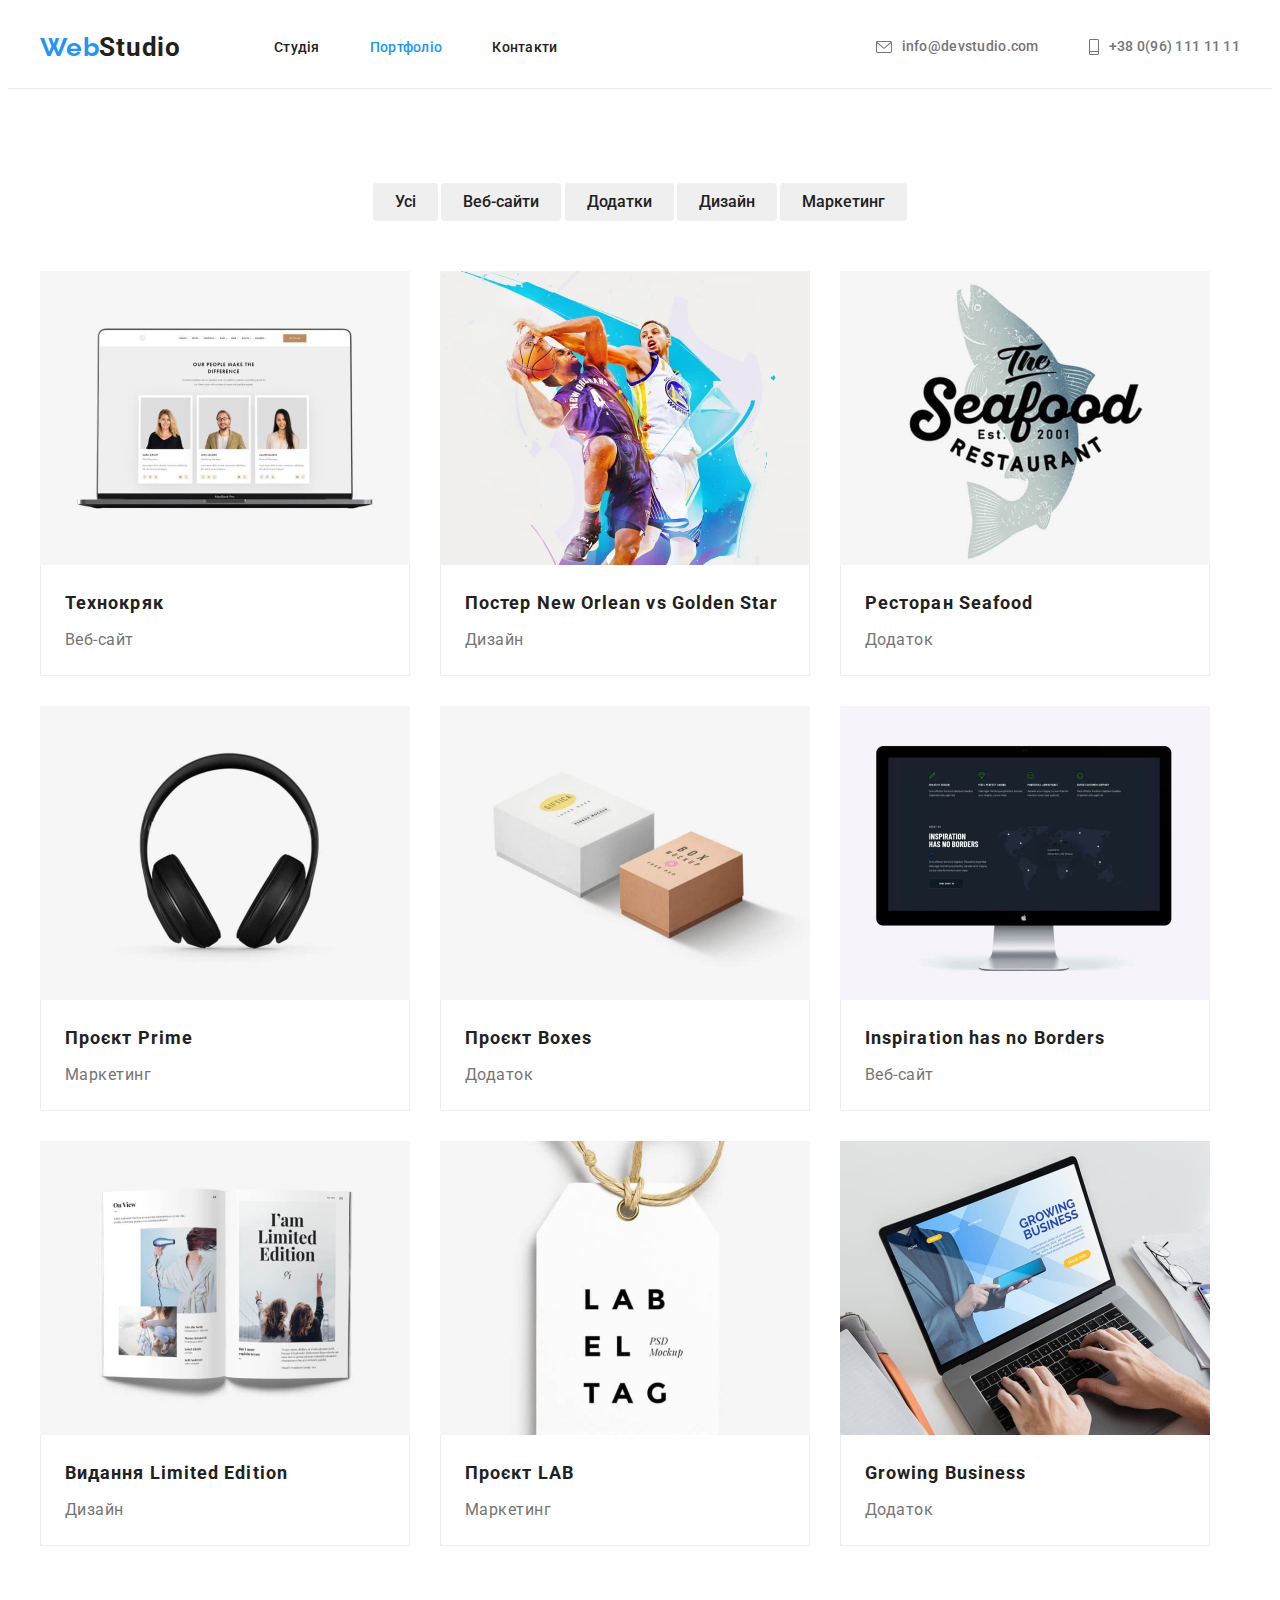
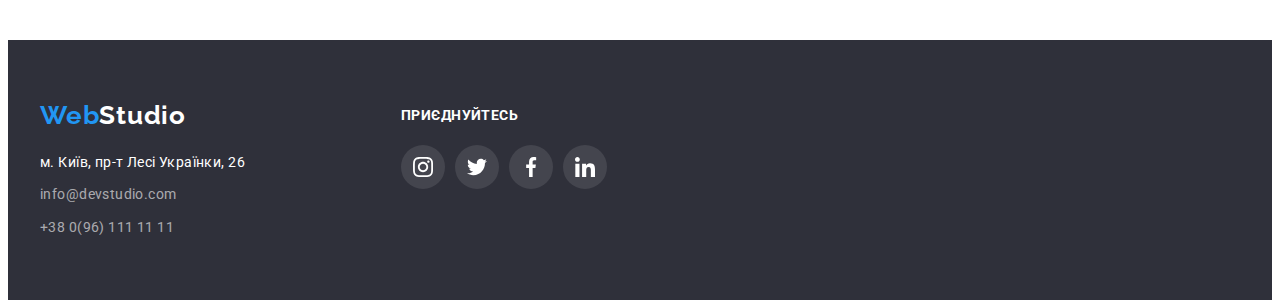
<file: portfolio.html>
<!DOCTYPE html>
<html lang="en">
  <head>
    <meta charset="UTF-8" />
    <meta http-equiv="X-UA-Compatible" content="IE=edge" />
    <meta name="viewport" content="width=device-width, initial-scale=1.0" />
    <link rel="preconnect" href="https://fonts.googleapis.com" />
    <link rel="preconnect" href="https://fonts.gstatic.com" crossorigin />
    <link
      href="https://fonts.googleapis.com/css2?family=Raleway:wght@700&family=Roboto:wght@400;500;700;900&display=swap"
      rel="stylesheet"
    />
    <link
      rel="stylesheet"
      href="https://cdnjs.cloudflare.com/ajax/libs/modern-normalize/1.1.0/modern-normalize.min.css"
      integrity="sha512-wpPYUAdjBVSE4KJnH1VR1HeZfpl1ub8YT/NKx4PuQ5NmX2tKuGu6U/JRp5y+Y8XG2tV+wKQpNHVUX03MfMFn9Q=="
      crossorigin="anonymous"
      referrerpolicy="no-referrer"
    />

    <title>Document</title>
    <link rel="stylesheet" href="./css/styles.css" />
  </head>
  <body>
    <header>
      <div class="container header">
        <a class="logo-link" href="./index.html"
          ><span class="logo">Web</span><span class="topLogo">Studio</span></a
        >
        <ul class="list nav">
          <li><a href="index.html" class="menu-item">Студія</a></li>
          <li><a href="./portfolio.html" class="menu-item active">Портфоліо</a></li>
          <li><a href="#adress" class="menu-item">Контакти</a></li>
        </ul>
        <ul class="header-connect">
          <li>
            <a href="mailto:info@devstudio.com" class="adress-item"
              ><svg class="cont-pics" width="16" height="12">
                <use href="./images/contacts/contPics.svg#icon-envelope"></use></svg
              >info@devstudio.com</a
            >
          </li>
          <li>
            <a href="tel:+380961111111" class="adress-item"
              ><svg class="cont-pics" width="10" height="16">
                <use href="./images/contacts/contPics.svg#icon-smartphone"></use></svg
              >+38 0(96) 111 11 11</a
            >
          </li>
        </ul>
      </div>
    </header>
    <main>
      <section class="container section">
        <div>
          <h1></h1>
          <div class="filter">
            <button class="buttons-filter">Усі</button>
            <button class="buttons-filter">Веб-сайти</button>
            <button class="buttons-filter">Додатки</button>
            <button class="buttons-filter">Дизайн</button>
            <button class="buttons-filter">Маркетинг</button>
          </div>
          <ul class="list filter-img">
            <li class="cards">
              <img src="./images/portfolio/techno.jpg" alt="projects" width="370" />
              <div class="card-portfolio">
                <h2 class="list-item-2">Технокряк</h2>
                <p class="list-item-text-2">Веб-сайт</p>
              </div>
            </li>
            <li class="cards">
              <img src="./images/portfolio/poster.jpg" alt="projects" width="370" />
              <div class="card-portfolio">
                <h2 class="list-item-2">Постер New Orlean vs Golden Star</h2>
                <p class="list-item-text-2">Дизайн</p>
              </div>
            </li>
            <li class="cards">
              <img src="./images/portfolio/restaurant.jpg" alt="projects" width="370" />
              <div class="card-portfolio">
                <h2 class="list-item-2">Ресторан Seafood</h2>
                <p class="list-item-text-2">Додаток</p>
              </div>
            </li>
            <li class="cards">
              <img src="./images/portfolio/prime.jpg" alt="projects" width="370" />
              <div class="card-portfolio">
                <h2 class="list-item-2">Проєкт Prime</h2>
                <p class="list-item-text-2">Маркетинг</p>
              </div>
            </li>
            <li class="cards">
              <img src="./images/portfolio/boxes.jpg" alt="projects" width="370" />
              <div class="card-portfolio">
                <h2 class="list-item-2">Проєкт Boxes</h2>
                <p class="list-item-text-2">Додаток</p>
              </div>
            </li>
            <li class="cards">
              <img src="./images/portfolio/inspiration.jpg" alt="projects" width="370" />
              <div class="card-portfolio">
                <h2 class="list-item-2">Inspiration has no Borders</h2>
                <p class="list-item-text-2">Веб-сайт</p>
              </div>
            </li>
            <li class="cards">
              <img src="./images/portfolio/edition.jpg" alt="projects" width="370" />
              <div class="card-portfolio">
                <h2 class="list-item-2">Видання Limited Edition</h2>
                <p class="list-item-text-2">Дизайн</p>
              </div>
            </li>
            <li class="cards">
              <img src="./images/portfolio/lab.jpg" alt="projects" width="370" />
              <div class="card-portfolio">
                <h2 class="list-item-2">Проєкт LAB</h2>
                <p class="list-item-text-2">Маркетинг</p>
              </div>
            </li>
            <li class="cards">
              <img src="./images/portfolio/business.jpg" alt="projects" width="370" />
              <div class="card-portfolio">
                <h2 class="list-item-2">Growing Business</h2>
                <p class="list-item-text-2">Додаток</p>
              </div>
            </li>
          </ul>
        </div>
      </section>
      <footer id="adress" class="footer footer-section">
        <div class="container">
          <div class="footer-net">
            <div>
              <a class="logo-link-bottom" href="./index.html"
                ><span class="logo">Web</span><span class="bottomLogo">Studio</span></a
              >
              <address>
                <ul>
                  <li>
                    <a
                      class="adress-bottom-item"
                      href="https://goo.gl/maps/aAPZLrUmFuu1pDE8A"
                      target="_blank"
                      rel="noopener noreferrer"
                      >м. Київ, пр-т Лесі Українки, 26
                    </a>
                  </li>
                  <li><a href="mailto:info@devstudio.com" class="e-mail">info@devstudio.com</a></li>
                  <li><a href="tel:+380961111111" class="phone">+38 0(96) 111 11 11</a></li>
                </ul>
              </address>
            </div>
            <div class="soc-container">
              <h3 class="join">Приєднуйтесь</h3>
              <ul class="soc-net-list list">
                <li class="soc-net-items">
                  <a href="soc-net-link link">
                    <svg class="icon-box" width="20" height="20">
                      <use href="./images/logo/icons.svg#icon-instagram"></use>
                    </svg>
                  </a>
                </li>
                <li class="soc-net-items">
                  <a href="soc-net-link link">
                    <svg class="icon-box" width="20" height="20">
                      <use href="./images/logo/icons.svg#icon-twitter"></use>
                    </svg>
                  </a>
                </li>
                <li class="soc-net-items">
                  <a href="soc-net-link link">
                    <svg class="icon-box" width="20" height="20">
                      <use href="./images/logo/icons.svg#icon-facebook"></use>
                    </svg>
                  </a>
                </li>
                <li class="soc-net-items">
                  <a href="soc-net-link link">
                    <svg class="icon-box" width="20" height="20">
                      <use href="./images/logo/icons.svg#icon-linkedin"></use>
                    </svg>
                  </a>
                </li>
              </ul>
            </div>
          </div>
        </div>
      </footer>
    </main>
  </body>
</html>
</file>
<file: css/styles.css>
:root {
  /*index.html bg colors*/
  --main-background-color: #ffffff;
  --header-background-color: #ffffff;
  --hero-bg-color: #2f303a;
  --team-background-color: #f5f5f5;
  --team-bg-color: #f5f4fa;

  /*index.html text colors*/

  --main-text-color: #212121;
  --secondary-text-color: #757575;
  --accent-color: #2196f3;
  --hero-text-color: #ffffff;
  --address-text-color: 757575;
  --address-footer-text-color: rgba(255, 255, 255, 0.6);
  --address-text-accent-color: #2196f3;

  --header-text-color: #212121;
  --header-text-accent-color: #2196f3;
}

p,
h1,
h2,
h3,
h4,
h5,
h6 {
  margin: 0;
}

ul {
  margin: 0;
  padding-left: 0;
  text-decoration: none;
}
li {
  list-style-type: none;
}

.container {
  width: 1200px;
  padding-left: 15px;
  padding-right: 15px;
  margin: 0 auto;
  /* outline: 1px solid salmon; */
}

.section {
  padding-top: 94px;
}

/* margin-left: auto;
  margin-right: auto; то же самое что и margin: 0 auto; */

/*--common design elements--загальні елементи оформлення--*/
body {
  font-family: 'Roboto', sans-serif;
  font-size: 14px;
  letter-spacing: 0.03em;
  background-color: var(--main-background-color);
  color: var(--main-text-color);
}

a {
  text-decoration: none;
  cursor: pointer;
}

p {
  color: var(--secondary-text-color);
  font-size: 14px;
}

.list {
  list-style: none;
}

.link {
  text-decoration: none;
}

img {
  display: block;
}

.buttons {
  font-weight: 700;
  font-size: 16px;
  line-height: 1.87;
  font-family: inherit;
  background-color: #f5f4fa;
  color: #212121;
  padding: 10px 32px;
  border: none;
  border-radius: 4px;
  cursor: pointer;
}

.buttons-filter {
  font-weight: 500;
  font-size: 16px;
  line-height: 1.62;
  font-family: inherit;
  border: none;

  color: #212121;
  padding: 6px 22px;
  border-radius: 4px;
  cursor: pointer;
}

.buttons:hover,
.buttons:focus {
  color: #ffffff;
  background-color: #2196f3;
  box-shadow: 0px 4px 4px rgba(0, 0, 0, 0.15);
}
.buttons-filter:hover,
.buttons-filter:focus {
  background-color: #2196f3;
  color: #ffffff;
  box-shadow: 0px 4px 4px rgba(0, 0, 0, 0.15);
}

/*----------------------------HEADER-------------------------------*/

header {
  border-bottom: 1px solid #ececec;
}

.header {
  background-color: var(--header-bg-color);
  padding-top: 24px;
  padding-bottom: 25px;
  display: flex;
  align-items: center;
  max-width: 1200px;
  margin: 0 auto;
}

.header-connect {
  display: flex;
  gap: 50px;
  margin-left: auto;
}

.logo {
  font-family: 'Raleway';
  color: var(--accent-color);
}

.topLogo {
  color: var(--main-text-color);
}

.logo-link {
  font-weight: 700;
  font-size: 26px;
  line-height: 1.19;
  letter-spacing: 0.03em;
  margin-right: 93px;
}

.menu-item {
  color: var(--main-text-color);
  font-style: normal;
  font-weight: 500;
  font-size: 14px;
  line-height: 1.14;
  letter-spacing: 0.02em;
}

.menu-item:hover,
.menu-item:focus,
.menu-item.active {
  color: var(--header-text-accent-color);
}

.adress-item {
  font-weight: 500;
  font-size: 14px;
  line-height: 1.14;
  letter-spacing: 0.02em;
  text-decoration: none;
  color: #757575;
  fill: #757575;
  display: flex;
  align-items: center;
  justify-content: center;
}

.cont-pics {
  margin-right: 10px;
}

.adress-item:hover .cont-pics {
  fill: #2196f3;
}
.adress-item:focus .cont-pics {
  fill: #2196f3;
}

.adress-item:hover,
.adress-item:focus {
  color: var(--accent-color);
}

/* .adress-item:hover, */
/* .adress-item:focus {
  color: var(--address-text-accent-color);
} */

.nav {
  display: flex;
  gap: 50px;
  margin-top: 1px;
}

/*------------------HERO------------------------*/

.hero {
  background-color: var(--hero-bg-color);
  color: var(--hero-text-color);
  max-width: 1600px;
  padding-left: 15px;
  padding-right: 15px;
  margin: 0 auto;
  background-image: linear-gradient(to right, rgba(47, 48, 58, 0.4), rgba(47, 48, 58, 0.4)),
    url(../images/hero/hero-bg.jpg);
  text-align: center;
}

.hero-title {
  font-weight: 900;
  font-size: 44px;
  line-height: 1.36;

  letter-spacing: 0.06em;
  text-transform: uppercase;
  color: #ffffff;
  width: 696px;
  margin: 0 auto;
  margin-bottom: 32px;
}

.hero-container {
  padding-top: 200px;
  padding-bottom: 200px;
}

/*------------------MAIN and Main portfolio-----------------*/

.pic-container {
  display: flex;
  justify-content: center;
  align-items: center;
  padding-top: 25px;
  padding-bottom: 25px;
  background: #f5f4fa;
  border-radius: 4px;
  border: 1px solid #f5f4fa;
  margin-bottom: 30px;
}
/*----------------------some pics---------------------------*/
.info {
  display: flex;
  gap: 30px;
}

.list-item-1 {
  font-weight: 700;
  font-size: 14px;
  line-height: 1.14;
  letter-spacing: 0.03em;
  text-transform: uppercase;

  color: #212121;
}

.list-item-text-1 {
  font-size: 14px;
  line-height: 1.71;
  letter-spacing: 0.03em;
  margin-top: 10px;

  color: #757575;
}

.list-item-2 {
  font-weight: 700;
  font-size: 18px;
  line-height: 2;
  letter-spacing: 0.06em;

  color: #212121;
}

.list-item-text-2 {
  font-size: 16px;
  line-height: 1.87;
  letter-spacing: 0.03em;
  margin-top: 4px;

  color: #757575;
}
.list-item-work {
  font-weight: 700;
  font-size: 36px;
  line-height: 1.36;
  letter-spacing: 0.03em;
}
.container-list {
  margin-top: 94px;
}

.filter {
  text-align: center;
}

.work-img {
  margin-top: 50px;
  display: flex;
  gap: 30px;
}

.section-work {
  padding-top: 94px;
  padding-bottom: 94px;
}

.filter-img {
  margin-top: 50px;
  display: flex;
  flex-wrap: wrap;
  gap: 30px;
  margin-bottom: 94px;
}
.card-portfolio {
  box-sizing: border-box;
  left: 215px;
  top: 262px;
  background: #ffffff;
  border-bottom: 1px solid #eeeeee;
  border-left: 1px solid #eeeeee;
  border-right: 1px solid #eeeeee;
  padding: 20px 24px;
}

.cards:hover {
  box-shadow: 0px 1px 1px rgba(0, 0, 0, 0.12), 0px 4px 4px rgba(0, 0, 0, 0.06),
    1px 4px 6px rgba(0, 0, 0, 0.16);
}

/*------------------TEAM-------------------------*/

.team {
  background-color: var(--team-background-color);
  padding-top: 94px;
  padding-bottom: 94px;
}

.team-title {
  font-weight: 700;
  font-size: 36px;
  line-height: 1.16;
  letter-spacing: 0.03em;
  color: #212121;
  text-align: center;
}

.name {
  font-weight: 500;
  font-size: 16px;
  line-height: 1.18;
  letter-spacing: 0.03em;
  color: #212121;
  margin-bottom: 10px;
}

.position {
  font-size: 16px;
  line-height: 1.18;
  letter-spacing: 0.03em;
  color: #757575;
  margin-bottom: 16px;
}
.list-item-work {
  text-align: center;
}

.team-img {
  margin-top: 50px;
  display: flex;
  gap: 30px;
}

.teammate {
  padding: 30px 30px;
}

.card {
  width: 270px;
  height: 428px;
  left: 215px;
  top: 1782px;
  text-align: center;

  background: #ffffff;

  box-shadow: 0px 1px 3px rgba(0, 0, 0, 0.12), 0px 1px 1px rgba(0, 0, 0, 0.14),
    0px 2px 1px rgba(0, 0, 0, 0.2);
  border-radius: 0px 0px 4px 4px;
}

.soc-team-list {
  display: flex;
  justify-content: center;
  gap: 10px;
}

.soc-team-items {
  width: 44px;
  height: 44px;
}

.soc-team-link {
  width: 100%;
  height: 100%;
  background-color: #ffffff;
  border-radius: 50%;
  display: flex;
  align-items: center;
  justify-content: center;
}

.team-box {
  fill: #afb1b8;
}

.soc-team-link:hover,
.soc-team-link:focus {
  background-color: #2196f3;
}

.soc-team-link:hover .team-box,
.soc-team-link:focus .team-box {
  fill: #ffffff;
}

/*------------------Clients-----------------*/

.company {
  padding-top: 94px;
  padding-bottom: 94px;
  font-weight: 700;
  font-size: 36px;
  line-height: 1.16;
  text-align: center;
  letter-spacing: 0.03em;
}

.company-icons {
  display: flex;
  text-align: center;
  justify-content: center;
  margin-top: 50px;
  gap: 30px;
}

.company-icons-item {
  padding: 16px 32px;
  border: 1px solid #afb1b8;
  border-radius: 4px;
}
.company-box {
  fill: #757575;
}

.company-icons-item:hover,
.company-icons-item:focus {
  border: 1px solid #2196f3;
}

.company-icons-item:hover .company-box,
.company-icons-item:focus .company-box {
  fill: #2196f3;
}

/*--------------------FOOTER-----------------*/

address {
  font-style: normal;
  margin-top: 20px;
}

.footer {
  background-color: #2f303a;
}

.bottomLogo {
  font-family: 'Raleway';
  color: var(--hero-text-color);
}
.logo-link-bottom {
  font-weight: 700;
  font-size: 26px;
  line-height: 1.19;
  letter-spacing: 0.03em;
}

.adress-bottom-item {
  font-size: 14px;
  line-height: 1.7;
  letter-spacing: 0.03em;
  color: #ffffff;
  display: inline-block;
  margin-bottom: 9px;
}

.e-mail {
  font-size: 14px;
  line-height: 1.7;
  letter-spacing: 0.03em;
  color: rgba(255, 255, 255, 0.6);
  display: inline-block;
  margin-bottom: 9px;
}
.phone {
  font-size: 14px;
  line-height: 1.7;
  letter-spacing: 0.03em;
  color: rgba(255, 255, 255, 0.6);
}

.adress-bottom-item:hover,
.adress-bottom-item:focus,
.e-mail:focus,
.e-mail:hover,
.phone:focus,
.phone:hover {
  color: var(--address-text-accent-color);
}
.footer-section {
  padding-top: 60px;
  padding-bottom: 60px;
}

.footer-net {
  display: flex;
}

.join {
  font-weight: 700;
  font-size: 14px;
  line-height: 1.4;
  letter-spacing: 0.03em;
  text-transform: uppercase;
  color: #ffffff;
  margin-top: 6px;
  margin-bottom: 20px;
}

.soc-container {
  margin-left: 156px;
}

.soc-net-list {
  display: flex;
  justify-content: center;
  gap: 10px;
}

.soc-net-items {
  width: 44px;
  height: 44px;
  background-color: rgba(255, 255, 255, 0.1);
  border-radius: 50%;
  display: flex;
  align-items: center;
  justify-content: center;
}

.soc-net-link {
  width: 100%;
  height: 100%;
  display: flex;
  border-radius: 50%;
}

.icon-box {
  display: flex;
  margin: auto;
  flex-direction: row;
}

.soc-net-items:focus,
.soc-net-items:hover {
  background-color: #2196f3;
}
</file>
